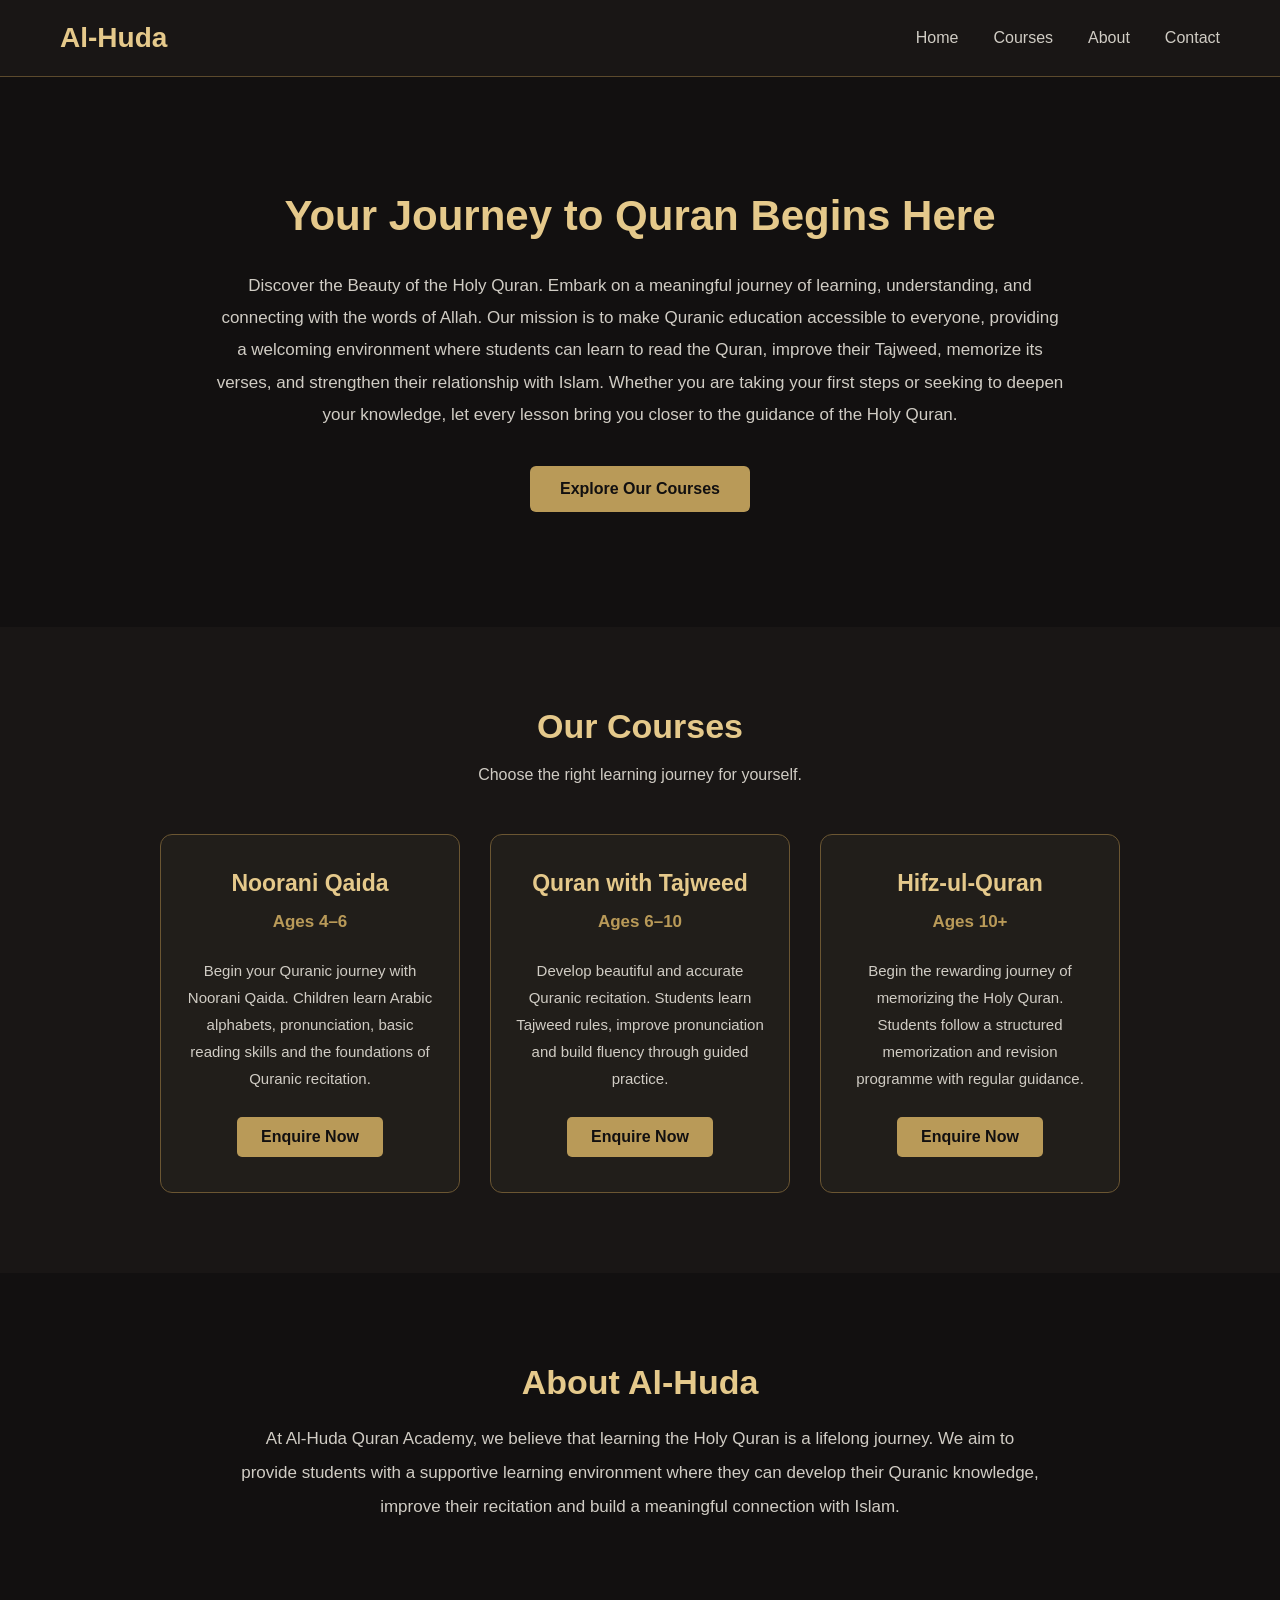
<file: index.html>
<!DOCTYPE html>
<html lang="en">

<head>
    <meta charset="UTF-8">
    <meta name="viewport" content="width=device-width, initial-scale=1.0">

    <title>Al-Huda Quran Academy</title>

    <link rel="stylesheet" href="styles.css">
</head>

<body>

    <!-- NAVIGATION BAR -->

    <nav class="navbar">

        <h2 class="logo">Al-Huda</h2>

        <div class="nav-links">
            <a href="#home">Home</a>
            <a href="#courses">Courses</a>
            <a href="#about">About</a>
            <a href="#contact">Contact</a>
        </div>

    </nav>


    <!-- HERO SECTION -->

    <section class="hero" id="home">

        <h1 class="heading1">
            Your Journey to Quran Begins Here
        </h1>

        <p class="entry">
            Discover the Beauty of the Holy Quran.

            Embark on a meaningful journey of learning,
            understanding, and connecting with the words of Allah.

            Our mission is to make Quranic education accessible
            to everyone, providing a welcoming environment where
            students can learn to read the Quran, improve their
            Tajweed, memorize its verses, and strengthen their
            relationship with Islam.

            Whether you are taking your first steps or seeking
            to deepen your knowledge, let every lesson bring
            you closer to the guidance of the Holy Quran.
        </p>

        <a href="#courses" class="main-button">
            Explore Our Courses
        </a>

    </section>


    <!-- COURSES SECTION -->

    <section class="courses" id="courses">

        <h1 class="section-heading">Our Courses</h1>

        <p class="section-description">
            Choose the right learning journey for yourself.
        </p>


        <div class="course-container">


            <!-- NOORANI QAIDA -->

            <div class="course-card">

                <h2>Noorani Qaida</h2>

                <h3>Ages 4–6</h3>

                <p>
                    Begin your Quranic journey with Noorani Qaida.
                    Children learn Arabic alphabets, pronunciation,
                    basic reading skills and the foundations of
                    Quranic recitation.
                </p>

                <a href="test.html" class="course-button">
                    Enquire Now
                </a>

            </div>


            <!-- QURAN -->

            <div class="course-card">

                <h2>Quran with Tajweed</h2>

                <h3>Ages 6–10</h3>

                <p>
                    Develop beautiful and accurate Quranic recitation.
                    Students learn Tajweed rules, improve pronunciation
                    and build fluency through guided practice.
                </p>

                <a href="test.html" class="course-button">
                    Enquire Now
                </a>

            </div>


            <!-- HIFZ -->

            <div class="course-card">

                <h2>Hifz-ul-Quran</h2>

                <h3>Ages 10+</h3>

                <p>
                    Begin the rewarding journey of memorizing
                    the Holy Quran. Students follow a structured
                    memorization and revision programme with
                    regular guidance.
                </p>

                <a href="test.html" class="course-button">
                    Enquire Now
                </a>

            </div>


        </div>

    </section>


    <!-- ABOUT SECTION -->

    <section class="about" id="about">

        <h1 class="section-heading">About Al-Huda</h1>

        <p>
            At Al-Huda Quran Academy, we believe that learning
            the Holy Quran is a lifelong journey.

            We aim to provide students with a supportive
            learning environment where they can develop their
            Quranic knowledge, improve their recitation and
            build a meaningful connection with Islam.
        </p>

    </section>
</file>
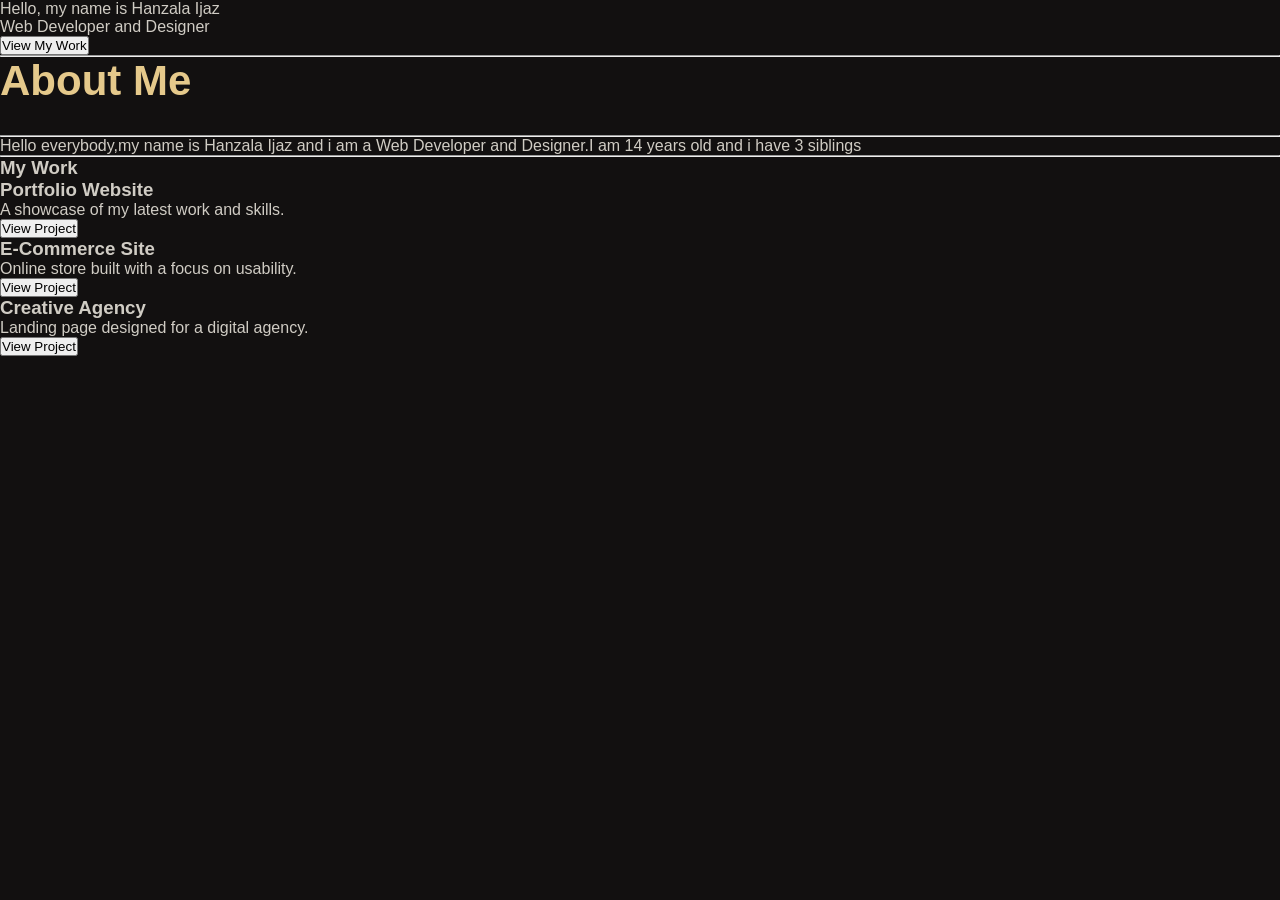
<file: About Me.html>
<!DOCTYPE html>
<html>
  <head>
    <title>About Me</title>
    <link rel="stylesheet" href="styles.css">
  </head>
  <body>
    <p class="p1">
      Hello, my name is Hanzala Ijaz <br> Web Developer and Designer
    </p>
    <button class="b1" href="test.html">View My Work</button>
    <hr class="l1">
    <h3 class="heading1">About Me</h3>
    <hr class="l2">
    <p class="p2">
      Hello everybody,my name is Hanzala Ijaz and i am a Web Developer and Designer.I am 14 years old and i have 3 siblings
    </p>
    <hr class="l3">
    <section class="projects">
    <h3>My Work</h3>
  <div class="project-container">
    <div class="project-card">
      <h3>Portfolio Website</h3>
      <p>A showcase of my latest work and skills.</p>
      <button>View Project</button>
    </div>
    <div class="project-card">
      <h3>E-Commerce Site</h3>
      <p>Online store built with a focus on usability.</p>
      <button>View Project</button>
    </div>
    <div class="project-card">
      <h3>Creative Agency</h3>
      <p>Landing page designed for a digital agency.</p>
      <button>View Project</button>
    </div>
  </div>
</section>
  </body>
</html>
</file>
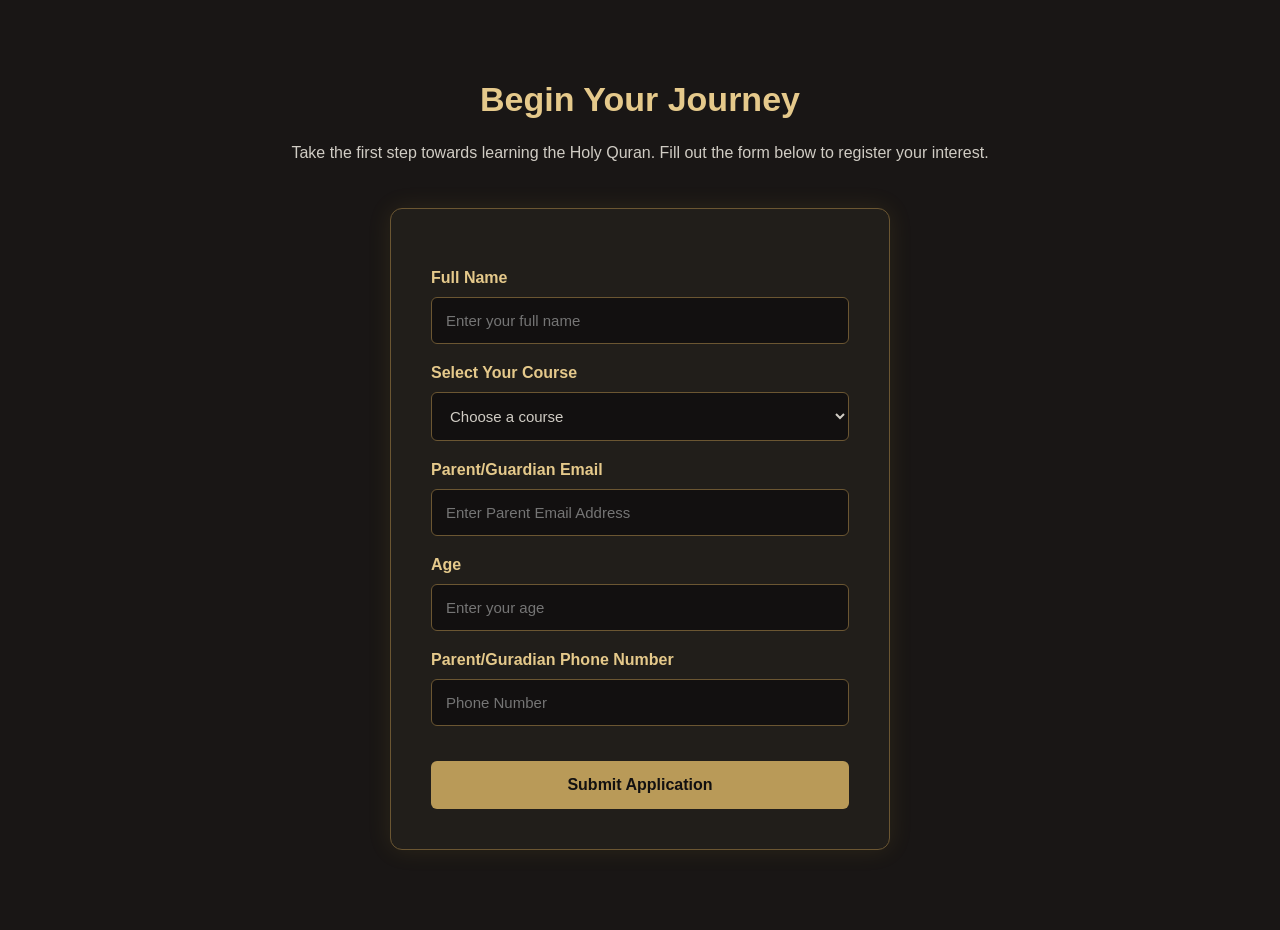
<file: test.html>
<!DOCTYPE html>
<html>
<head>
  <meta charset="UTF-8">
  <meta name="viewport" content="width=device-width,initial-scale=1">
  <title>
    ENROLLMENT PAGE
  </title>
  <link rel="stylesheet" href="styles.css"
</head>
<body>
     <!-- ENROLMENT SECTION -->

<!DOCTYPE html>
<html>
<head>
    <meta charset="UTF-8">
    <meta name="viewport" content="width=device-width, initial-scale=1">

    <title>ENROLLMENT PAGE</title>

    <link rel="stylesheet" href="styles.css">
</head>

<body>

<section class="enrolment" id="contact">

    <h1 class="section-heading">Begin Your Journey</h1>

    <p class="form-description">
        Take the first step towards learning the Holy Quran.
        Fill out the form below to register your interest.
    </p>

    <form class="enrolment-form"
          action="mailto:hanzalaijaz9876@gmail.com"
          method="post"
          enctype="text/plain">

        <label for="name">Full Name</label>

        <input
            type="text"
            id="name"
            name="Name"
            placeholder="Enter your full name"
            required
        >

        <label for="course">Select Your Course</label>

        <select id="course" name="Course" required>

            <option value="" disabled selected>
                Choose a course
            </option>

            <option value="Noorani Qaida (Ages 4-6)">
                Noorani Qaida (Ages 4–6)
            </option>

            <option value="Quran with Tajweed (Ages 6-10)">
                Quran with Tajweed (Ages 6–10)
            </option>

            <option value="Hifz-ul-Quran (Ages 10+)">
                Hifz-ul-Quran (Ages 10+)
            </option>

        </select>

        <label for="email">Parent/Guardian Email</label>

        <input
            type="email"
            id="email"
            name="Parent Email"
            placeholder="Enter Parent Email Address"
            required
        >

        <label for="age">Age</label>

        <input
            type="number"
            id="age"
            name="Age"
            placeholder="Enter your age"
            min="1"
            max="100"
            required
        >
        <label
            for="phone number">Parent/Guradian Phone Number
        </label>
        <input 
            type="number"
            placeholder="Phone Number"
            required>

        <button type="submit" class="submit-button">
            Submit Application
        </button>

    </form>

</section>

</body>
</html>


</section>
</body>
</html>
</file>
<file: styles.css>
/* GENERAL STYLING */

* {
    box-sizing: border-box;
    margin: 0;
    padding: 0;
    scroll-behavior: smooth;
}

body {
    background-color: #121010;
    color: #D0CCC4;
    font-family: Arial, sans-serif;
}


/* NAVIGATION BAR */

.navbar {
    display: flex;
    justify-content: space-between;
    align-items: center;
    padding: 22px 60px;
    background-color: #191615;
    border-bottom: 1px solid #5C4A2D;
}

.logo {
    color: #E5C98B;
    font-size: 28px;
}

.nav-links {
    display: flex;
    gap: 35px;
}

.nav-links a {
    text-decoration: none;
    color: #D0CCC4;
    transition: 0.3s;
}

.nav-links a:hover {
    color: #E5C98B;
}


/* HERO SECTION */

.hero {
    min-height: 550px;
    display: flex;
    flex-direction: column;
    justify-content: center;
    align-items: center;
    text-align: center;
    padding: 70px 12%;
}

.heading1 {
    color: #E5C98B;
    font-size: 42px;
    margin-bottom: 30px;
}

.entry {
    color: #D0CCC4;
    font-size: 17px;
    line-height: 1.9;
    max-width: 850px;
    margin-bottom: 35px;
}


/* BUTTONS */

.main-button {
    display: inline-block;
    background-color: #B99A58;
    color: #121010;
    padding: 14px 30px;
    border-radius: 6px;
    text-decoration: none;
    font-weight: bold;
    transition: 0.3s;
}

.main-button:hover {
    background-color: #E5C98B;
    box-shadow: 0 0 20px rgba(212, 175, 55, 0.3);
    transform: translateY(-3px);
}


/* COURSES SECTION */

.courses {
    padding: 80px 8%;
    background-color: #191615;
    text-align: center;
}

.section-heading {
    color: #E5C98B;
    font-size: 34px;
    margin-bottom: 20px;
}

.section-description {
    margin-bottom: 50px;
    color: #D0CCC4;
}


/* COURSE CARDS */

.course-container {
    display: flex;
    justify-content: center;
    align-items: stretch;
    gap: 30px;
    flex-wrap: wrap;
}

.course-card {
    background-color: #211E1A;
    border: 1px solid #6B5632;
    border-radius: 12px;
    padding: 35px 25px;
    width: 300px;
    min-height: 340px;

    display: flex;
    flex-direction: column;
    align-items: center;

    transition: 0.3s;
}

.course-card:hover {
    transform: translateY(-10px);
    box-shadow: 0 5px 25px rgba(212, 175, 55, 0.15);
    border-color: #E5C98B;
}

.course-card h2 {
    color: #E5C98B;
    font-size: 23px;
    margin-bottom: 15px;
}

.course-card h3 {
    color: #B99A58;
    margin-bottom: 25px;
    font-size: 17px;
}

.course-card p {
    color: #D0CCC4;
    line-height: 1.8;
    font-size: 15px;
    margin-bottom: 25px;
}

.course-button {
    margin-top: auto;
    text-decoration: none;
    background-color: #B99A58;
    color: #121010;
    padding: 11px 24px;
    border-radius: 5px;
    font-weight: bold;
    transition: 0.3s;
}

.course-button:hover {
    background-color: #E5C98B;
}


/* ABOUT SECTION */

.about {
    padding: 90px 15%;
    text-align: center;
}

.about p {
    max-width: 800px;
    margin: auto;
    line-height: 2;
    font-size: 17px;
}


/* CONTACT SECTION */

.contact {
    background-color: #191615;
    text-align: center;
    padding: 80px 20px;
}

.contact p {
    margin: 25px auto 35px;
    line-height: 1.8;
}


/* FOOTER */

footer {
    background-color: #0B0908;
    text-align: center;
    padding: 40px 20px;
    border-top: 1px solid #5C4A2D;
}

footer h2 {
    color: #E5C98B;
    margin-bottom: 15px;
}

footer p {
    margin-bottom: 15px;
    font-size: 14px;
}

.copyright {
    color: #77716A;
    margin-top: 25px;
}


/* RESPONSIVE DESIGN */

@media (max-width: 700px) {

    .navbar {
        flex-direction: column;
        gap: 20px;
        padding: 20px;
    }

    .nav-links {
        gap: 15px;
        flex-wrap: wrap;
        justify-content: center;
    }

    .heading1 {
        font-size: 30px;
    }

    .hero {
        padding: 60px 7%;
    }

    .entry {
        font-size: 15px;
    }

    .course-card {
        width: 100%;
        max-width: 350px;
    }

}
/* ENROLMENT SECTION */

.enrolment {
    padding: 80px 20px;
    text-align: center;
    background-color: #191615;
}

.form-description {
    color: #D0CCC4;
    margin: 20px auto 40px;
    line-height: 1.8;
}


/* FORM CONTAINER */

.enrolment-form {
    max-width: 500px;
    margin: auto;
    padding: 40px;

    display: flex;
    flex-direction: column;

    text-align: left;

    background-color: #211E1A;
    border: 1px solid #6B5632;
    border-radius: 12px;

    box-shadow: 0 0 25px rgba(212, 175, 55, 0.1);
}


/* LABELS */

.enrolment-form label {
    color: #E5C98B;
    margin-bottom: 10px;
    margin-top: 20px;
    font-weight: bold;
}


/* INPUT FIELDS */

.enrolment-form input,
.enrolment-form select {

    background-color: #121010;
    color: #D0CCC4;

    border: 1px solid #6B5632;
    border-radius: 6px;

    padding: 14px;

    font-size: 15px;

    outline: none;

    transition: 0.3s;
}


/* INPUT HOVER AND FOCUS */

.enrolment-form input:focus,
.enrolment-form select:focus {

    border-color: #E5C98B;

    box-shadow: 0 0 10px
    rgba(212, 175, 55, 0.2);

}


/* SUBMIT BUTTON */

.submit-button {

    margin-top: 35px;

    padding: 15px;

    background-color: #B99A58;
    color: #121010;

    border: none;
    border-radius: 6px;

    font-size: 16px;
    font-weight: bold;

    cursor: pointer;

    transition: 0.3s;
}


.submit-button:hover {

    background-color: #E5C98B;

    box-shadow: 0 0 20px
    rgba(212, 175, 55, 0.3);

    transform: translateY(-3px);

}


.submit-button:active {

    transform: scale(0.97);

}
</file>
